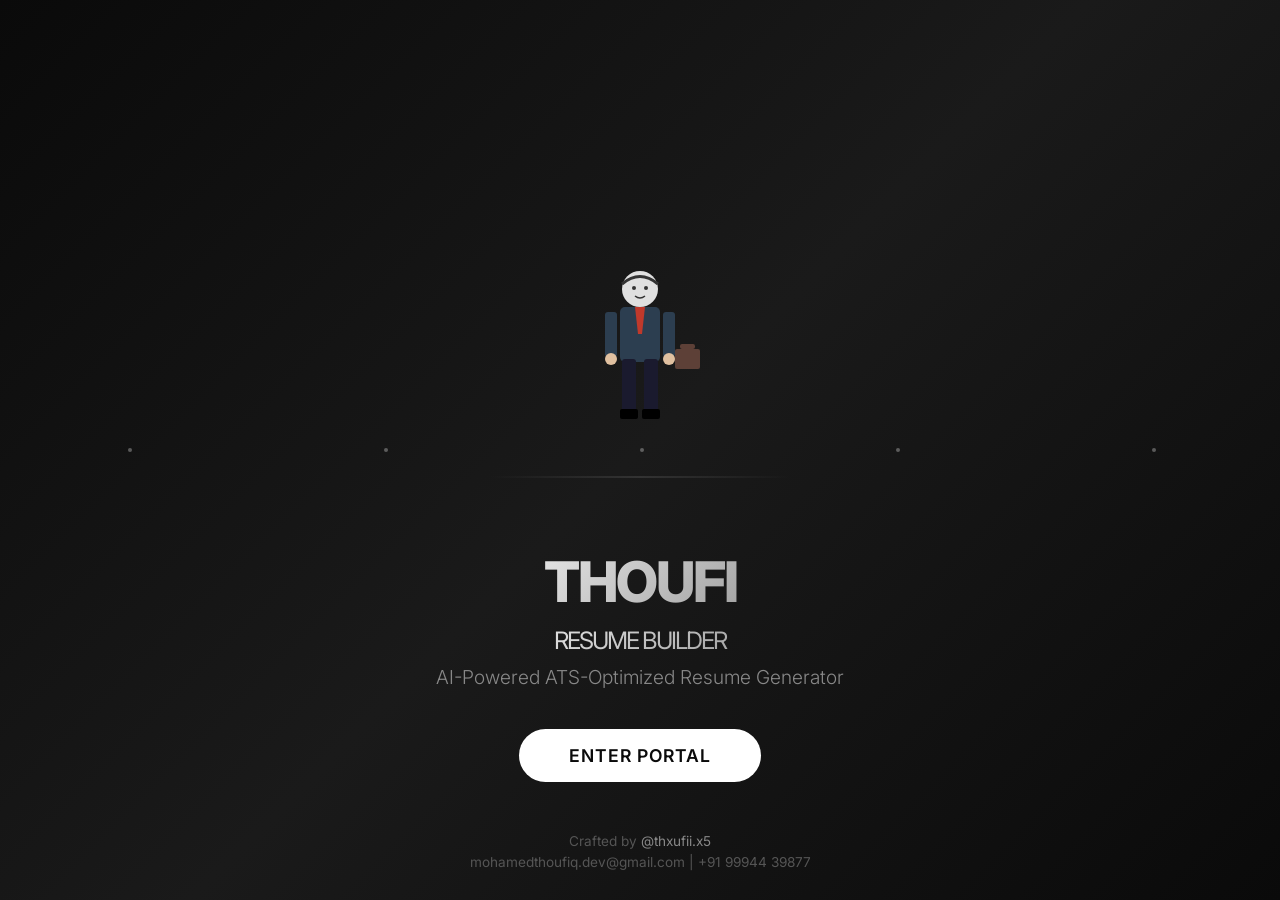
<file: templates/index.html>
<!DOCTYPE html>
<html lang="en">
<head>
    <meta charset="UTF-8">
    <meta name="viewport" content="width=device-width, initial-scale=1.0">
    <title>Thoufi Resume Builder - Welcome</title>
    <link href="https://fonts.googleapis.com/css2?family=Inter:wght@300;400;600;700;800&display=swap" rel="stylesheet">
    <style>
        * {
            margin: 0;
            padding: 0;
            box-sizing: border-box;
        }

        body {
            font-family: 'Inter', sans-serif;
            background: #0a0a0a;
            color: #ffffff;
            overflow: hidden;
            height: 100vh;
        }

        .intro-container {
            position: relative;
            width: 100%;
            height: 100vh;
            display: flex;
            flex-direction: column;
            align-items: center;
            justify-content: center;
            background: linear-gradient(135deg, #0a0a0a 0%, #1a1a1a 50%, #0a0a0a 100%);
        }

        /* Animated walking businessman */
        .walker-container {
            position: relative;
            width: 300px;
            height: 400px;
            margin-bottom: 30px;
        }

        .businessman {
            position: absolute;
            bottom: 50px;
            left: -100px;
            animation: walkRight 4s ease-in-out forwards, waveHand 0.5s ease-in-out 4s forwards;
        }

        @keyframes walkRight {
            0% { left: -100px; transform: scaleX(1); }
            100% { left: 50%; transform: translateX(-50%) scaleX(1); }
        }

        @keyframes waveHand {
            0% { transform: translateX(-50%) rotate(0deg); }
            50% { transform: translateX(-50%) rotate(-5deg); }
            100% { transform: translateX(-50%) rotate(0deg); }
        }

        /* SVG Businessman */
        .businessman svg {
            width: 120px;
            height: 200px;
        }

        /* Walking animation for legs */
        .leg-left {
            animation: walkLeg 0.6s ease-in-out infinite;
            transform-origin: top;
        }

        .leg-right {
            animation: walkLeg 0.6s ease-in-out infinite 0.3s;
            transform-origin: top;
        }

        @keyframes walkLeg {
            0%, 100% { transform: rotate(0deg); }
            50% { transform: rotate(15deg); }
        }

        /* Arm swing */
        .arm-left {
            animation: swingArm 0.6s ease-in-out infinite;
            transform-origin: top;
        }

        .arm-right {
            animation: swingArm 0.6s ease-in-out infinite 0.3s;
            transform-origin: top;
        }

        @keyframes swingArm {
            0%, 100% { transform: rotate(0deg); }
            50% { transform: rotate(-20deg); }
        }

        /* Ground line */
        .ground {
            position: absolute;
            bottom: 40px;
            width: 100%;
            height: 2px;
            background: linear-gradient(90deg, transparent, #333, transparent);
        }

        /* Title animation */
        .title-container {
            text-align: center;
            opacity: 0;
            animation: fadeInUp 1s ease-out 4.5s forwards;
        }

        .main-title {
            font-size: 3.5rem;
            font-weight: 800;
            background: linear-gradient(135deg, #ffffff 0%, #888888 100%);
            -webkit-background-clip: text;
            -webkit-text-fill-color: transparent;
            background-clip: text;
            margin-bottom: 10px;
            letter-spacing: -2px;
        }

        .sub-title {
            font-size: 1.2rem;
            color: #888;
            font-weight: 300;
            margin-bottom: 40px;
        }

        @keyframes fadeInUp {
            from {
                opacity: 0;
                transform: translateY(30px);
            }
            to {
                opacity: 1;
                transform: translateY(0);
            }
        }

        /* Enter button */
        .enter-btn {
            opacity: 0;
            animation: fadeInUp 1s ease-out 5.5s forwards;
            padding: 16px 50px;
            font-size: 1.1rem;
            font-weight: 600;
            color: #0a0a0a;
            background: #ffffff;
            border: none;
            border-radius: 50px;
            cursor: pointer;
            transition: all 0.3s ease;
            text-decoration: none;
            display: inline-block;
            letter-spacing: 1px;
        }

        .enter-btn:hover {
            transform: scale(1.05);
            box-shadow: 0 10px 40px rgba(255,255,255,0.2);
            background: #f0f0f0;
        }

        /* Floating particles */
        .particle {
            position: absolute;
            width: 4px;
            height: 4px;
            background: rgba(255,255,255,0.3);
            border-radius: 50%;
            animation: float 6s ease-in-out infinite;
        }

        @keyframes float {
            0%, 100% { transform: translateY(0) translateX(0); opacity: 0; }
            10% { opacity: 1; }
            90% { opacity: 1; }
            100% { transform: translateY(-100vh) translateX(50px); opacity: 0; }
        }

        /* Footer info */
        .footer-info {
            position: absolute;
            bottom: 30px;
            text-align: center;
            opacity: 0;
            animation: fadeInUp 1s ease-out 6s forwards;
            color: #555;
            font-size: 0.85rem;
        }

        .footer-info a {
            color: #888;
            text-decoration: none;
            transition: color 0.3s;
        }

        .footer-info a:hover {
            color: #fff;
        }

        /* Responsive */
        @media (max-width: 768px) {
            .main-title { font-size: 2.2rem; }
            .sub-title { font-size: 1rem; }
            .walker-container { width: 200px; height: 300px; }
        }
    </style>
</head>
<body>
    <div class="intro-container">
        <!-- Floating particles -->
        <div class="particle" style="left: 10%; animation-delay: 0s;"></div>
        <div class="particle" style="left: 30%; animation-delay: 1s;"></div>
        <div class="particle" style="left: 50%; animation-delay: 2s;"></div>
        <div class="particle" style="left: 70%; animation-delay: 3s;"></div>
        <div class="particle" style="left: 90%; animation-delay: 4s;"></div>

        <div class="walker-container">
            <div class="businessman" id="businessman">
                <svg viewBox="0 0 120 200" xmlns="http://www.w3.org/2000/svg">
                    <!-- Head -->
                    <circle cx="60" cy="25" r="18" fill="#e0e0e0"/>
                    <!-- Hair -->
                    <path d="M42 20 Q60 5 78 20" stroke="#333" stroke-width="3" fill="none"/>
                    <!-- Eyes -->
                    <circle cx="54" cy="24" r="2" fill="#333"/>
                    <circle cx="66" cy="24" r="2" fill="#333"/>
                    <!-- Smile -->
                    <path d="M55 32 Q60 36 65 32" stroke="#333" stroke-width="1.5" fill="none"/>
                    <!-- Body/Suit -->
                    <rect x="40" y="43" width="40" height="55" rx="5" fill="#2c3e50"/>
                    <!-- Tie -->
                    <polygon points="55,43 65,43 62,70 58,70" fill="#c0392b"/>
                    <!-- Left Arm -->
                    <g class="arm-left">
                        <rect x="25" y="48" width="12" height="45" rx="3" fill="#2c3e50"/>
                        <circle cx="31" cy="95" r="6" fill="#e0c0a0"/>
                    </g>
                    <!-- Right Arm -->
                    <g class="arm-right">
                        <rect x="83" y="48" width="12" height="45" rx="3" fill="#2c3e50"/>
                        <circle cx="89" cy="95" r="6" fill="#e0c0a0"/>
                    </g>
                    <!-- Left Leg -->
                    <g class="leg-left">
                        <rect x="42" y="95" width="14" height="55" rx="3" fill="#1a1a2e"/>
                        <rect x="40" y="145" width="18" height="10" rx="2" fill="#000"/>
                    </g>
                    <!-- Right Leg -->
                    <g class="leg-right">
                        <rect x="64" y="95" width="14" height="55" rx="3" fill="#1a1a2e"/>
                        <rect x="62" y="145" width="18" height="10" rx="2" fill="#000"/>
                    </g>
                    <!-- Briefcase -->
                    <rect x="95" y="85" width="25" height="20" rx="2" fill="#5d4037"/>
                    <rect x="100" y="80" width="15" height="5" rx="2" fill="#5d4037"/>
                </svg>
            </div>
            <div class="ground"></div>
        </div>

        <div class="title-container">
            <h1 class="main-title">THOUFI</h1>
            <h2 class="main-title" style="font-size: 1.5rem; font-weight: 400;">RESUME BUILDER</h2>
            <p class="sub-title">AI-Powered ATS-Optimized Resume Generator</p>
        </div>

        <a href="/login" class="enter-btn">ENTER PORTAL</a>

        <div class="footer-info">
            <p>Crafted by <a href="https://instagram.com/thxufii.x5" target="_blank">@thxufii.x5</a></p>
            <p style="margin-top: 5px;">mohamedthoufiq.dev@gmail.com | +91 99944 39877</p>
        </div>
    </div>

    <script>
        // Stop walking animation after reaching center
        setTimeout(() => {
            document.querySelectorAll('.leg-left, .leg-right, .arm-left, .arm-right').forEach(el => {
                el.style.animation = 'none';
            });

            // Wave hand animation
            const rightArm = document.querySelector('.arm-right');
            rightArm.style.animation = 'waveHandAnim 1s ease-in-out 3';
            rightArm.style.transformOrigin = 'top';
        }, 4000);

        // Add wave hand keyframe dynamically
        const style = document.createElement('style');
        style.textContent = `
            @keyframes waveHandAnim {
                0%, 100% { transform: rotate(0deg); }
                50% { transform: rotate(-30deg); }
            }
        `;
        document.head.appendChild(style);
    </script>
</body>
</html>
</file>
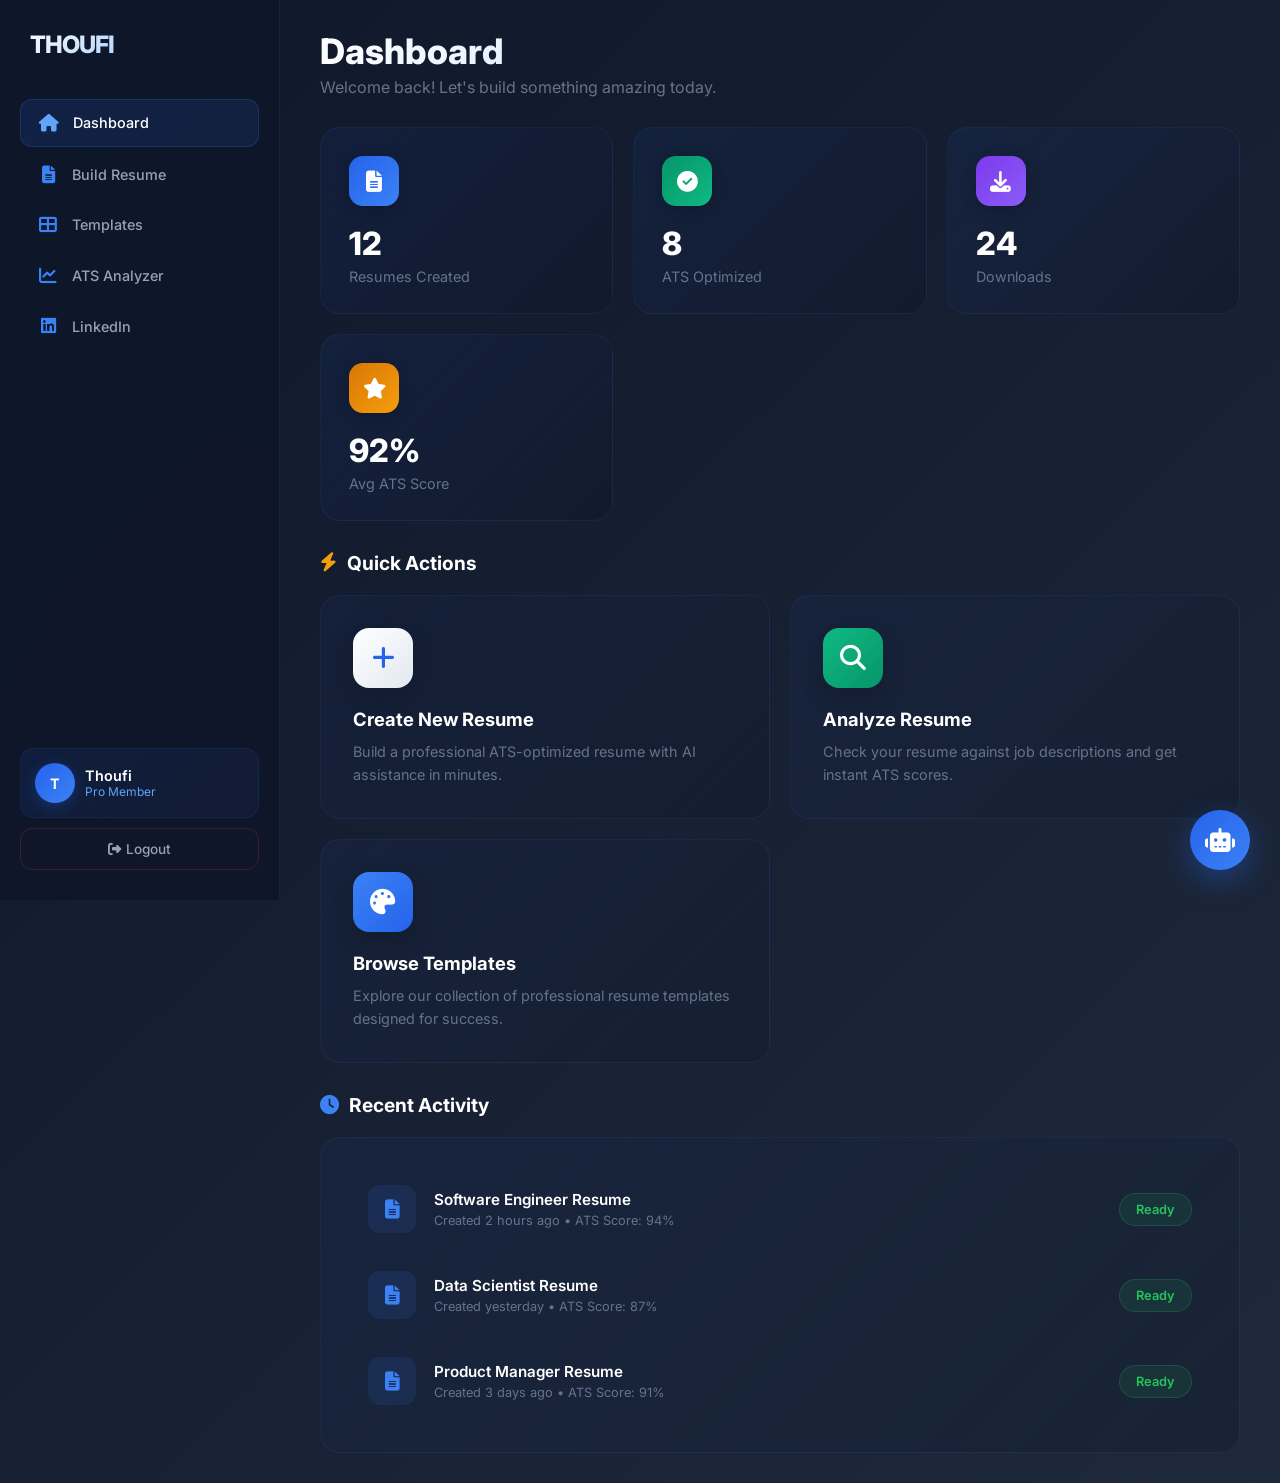
<file: templates/dashboard.html>
<!DOCTYPE html>
<html lang="en">
<head>
    <meta charset="UTF-8">
    <meta name="viewport" content="width=device-width, initial-scale=1.0">
    <title>Dashboard - Thoufi Resume Builder</title>
    <link href="https://fonts.googleapis.com/css2?family=Inter:wght@300;400;500;600;700;800&display=swap" rel="stylesheet">
    <link rel="stylesheet" href="https://cdnjs.cloudflare.com/ajax/libs/font-awesome/6.4.0/css/all.min.css">
    <style>
        * {
            margin: 0;
            padding: 0;
            box-sizing: border-box;
        }

        body {
            font-family: 'Inter', sans-serif;
            background: linear-gradient(135deg, #0f172a 0%, #1e293b 100%);
            color: #fff;
            min-height: 100vh;
        }

        /* Sidebar */
        .sidebar {
            position: fixed;
            left: 0;
            top: 0;
            width: 280px;
            height: 100vh;
            background: rgba(15, 23, 42, 0.95);
            border-right: 1px solid rgba(59, 130, 246, 0.1);
            padding: 30px 20px;
            z-index: 100;
            transition: all 0.3s ease;
            backdrop-filter: blur(20px);
        }

        .sidebar-logo {
            font-size: 1.5rem;
            font-weight: 800;
            margin-bottom: 40px;
            padding-left: 10px;
            letter-spacing: -1px;
            background: linear-gradient(135deg, #fff 0%, #60a5fa 100%);
            -webkit-background-clip: text;
            -webkit-text-fill-color: transparent;
            background-clip: text;
        }

        .nav-item {
            display: flex;
            align-items: center;
            gap: 12px;
            padding: 14px 16px;
            border-radius: 12px;
            color: #94a3b8;
            text-decoration: none;
            font-size: 0.9rem;
            font-weight: 500;
            margin-bottom: 5px;
            transition: all 0.3s ease;
            cursor: pointer;
            border: none;
            background: none;
            width: 100%;
            text-align: left;
            font-family: 'Inter', sans-serif;
        }

        .nav-item:hover, .nav-item.active {
            background: linear-gradient(135deg, rgba(37, 99, 235, 0.15) 0%, rgba(59, 130, 246, 0.1) 100%);
            color: #fff;
            border: 1px solid rgba(59, 130, 246, 0.2);
        }

        .nav-item i {
            font-size: 1.1rem;
            width: 24px;
            text-align: center;
            color: #3b82f6;
        }

        .nav-item:hover i, .nav-item.active i {
            color: #60a5fa;
        }

        .sidebar-footer {
            position: absolute;
            bottom: 30px;
            left: 20px;
            right: 20px;
        }

        .user-info {
            display: flex;
            align-items: center;
            gap: 10px;
            padding: 14px;
            background: linear-gradient(135deg, rgba(37, 99, 235, 0.1) 0%, rgba(59, 130, 246, 0.05) 100%);
            border-radius: 14px;
            margin-bottom: 10px;
            border: 1px solid rgba(59, 130, 246, 0.1);
        }

        .user-avatar {
            width: 40px;
            height: 40px;
            background: linear-gradient(135deg, #2563eb, #3b82f6);
            border-radius: 50%;
            display: flex;
            align-items: center;
            justify-content: center;
            font-weight: 700;
            color: #fff;
            font-size: 0.9rem;
            box-shadow: 0 4px 15px rgba(37, 99, 235, 0.3);
        }

        .user-details {
            flex: 1;
        }

        .user-name {
            font-size: 0.9rem;
            font-weight: 600;
            color: #fff;
        }

        .user-role {
            font-size: 0.75rem;
            color: #60a5fa;
        }

        .logout-btn {
            width: 100%;
            padding: 12px;
            background: transparent;
            border: 1px solid rgba(239, 68, 68, 0.2);
            color: #94a3b8;
            border-radius: 12px;
            cursor: pointer;
            font-size: 0.85rem;
            transition: all 0.3s;
            font-family: 'Inter', sans-serif;
            font-weight: 500;
        }

        .logout-btn:hover {
            border-color: rgba(239, 68, 68, 0.5);
            color: #ef4444;
            background: rgba(239, 68, 68, 0.05);
        }

        /* Main Content */
        .main-content {
            margin-left: 280px;
            padding: 30px 40px;
            min-height: 100vh;
        }

        .page-header {
            margin-bottom: 30px;
        }

        .page-header h1 {
            font-size: 2.2rem;
            font-weight: 800;
            margin-bottom: 5px;
            background: linear-gradient(135deg, #fff 0%, #93c5fd 100%);
            -webkit-background-clip: text;
            -webkit-text-fill-color: transparent;
            background-clip: text;
        }

        .page-header p {
            color: #64748b;
            font-size: 1rem;
        }

        /* Stats Cards */
        .stats-grid {
            display: grid;
            grid-template-columns: repeat(auto-fit, minmax(240px, 1fr));
            gap: 20px;
            margin-bottom: 30px;
        }

        .stat-card {
            background: linear-gradient(135deg, rgba(37, 99, 235, 0.08) 0%, rgba(15, 23, 42, 0.5) 100%);
            border: 1px solid rgba(59, 130, 246, 0.1);
            border-radius: 20px;
            padding: 28px;
            transition: all 0.3s ease;
            position: relative;
            overflow: hidden;
        }

        .stat-card::before {
            content: '';
            position: absolute;
            top: 0;
            left: 0;
            width: 100%;
            height: 3px;
            background: linear-gradient(90deg, #2563eb, #3b82f6);
            opacity: 0;
            transition: opacity 0.3s;
        }

        .stat-card:hover {
            transform: translateY(-5px);
            border-color: rgba(59, 130, 246, 0.3);
            box-shadow: 0 20px 40px rgba(37, 99, 235, 0.1);
        }

        .stat-card:hover::before {
            opacity: 1;
        }

        .stat-icon {
            width: 50px;
            height: 50px;
            border-radius: 14px;
            display: flex;
            align-items: center;
            justify-content: center;
            font-size: 1.3rem;
            margin-bottom: 18px;
            box-shadow: 0 4px 15px rgba(0,0,0,0.2);
        }

        .stat-icon.blue { background: linear-gradient(135deg, #2563eb, #3b82f6); color: #fff; }
        .stat-icon.green { background: linear-gradient(135deg, #059669, #10b981); color: #fff; }
        .stat-icon.purple { background: linear-gradient(135deg, #7c3aed, #8b5cf6); color: #fff; }
        .stat-icon.orange { background: linear-gradient(135deg, #d97706, #f59e0b); color: #fff; }

        .stat-value {
            font-size: 2rem;
            font-weight: 800;
            margin-bottom: 5px;
            color: #fff;
        }

        .stat-label {
            font-size: 0.9rem;
            color: #64748b;
        }

        /* Quick Actions */
        .section-title {
            font-size: 1.2rem;
            font-weight: 700;
            margin-bottom: 20px;
            display: flex;
            align-items: center;
            gap: 10px;
            color: #fff;
        }

        .actions-grid {
            display: grid;
            grid-template-columns: repeat(auto-fit, minmax(300px, 1fr));
            gap: 20px;
            margin-bottom: 30px;
        }

        .action-card {
            background: linear-gradient(135deg, rgba(37, 99, 235, 0.05) 0%, rgba(15, 23, 42, 0.3) 100%);
            border: 1px solid rgba(59, 130, 246, 0.1);
            border-radius: 20px;
            padding: 32px;
            cursor: pointer;
            transition: all 0.3s ease;
            text-decoration: none;
            color: inherit;
            display: block;
            position: relative;
            overflow: hidden;
        }

        .action-card::before {
            content: '';
            position: absolute;
            top: 0;
            left: 0;
            width: 100%;
            height: 100%;
            background: linear-gradient(135deg, rgba(37, 99, 235, 0.05) 0%, transparent 100%);
            opacity: 0;
            transition: opacity 0.3s;
        }

        .action-card:hover::before {
            opacity: 1;
        }

        .action-card:hover {
            transform: translateY(-5px);
            border-color: rgba(59, 130, 246, 0.3);
            box-shadow: 0 25px 50px rgba(37, 99, 235, 0.15);
        }

        .action-icon {
            width: 60px;
            height: 60px;
            border-radius: 16px;
            display: flex;
            align-items: center;
            justify-content: center;
            font-size: 1.6rem;
            margin-bottom: 20px;
            box-shadow: 0 8px 25px rgba(0,0,0,0.2);
        }

        .action-icon.primary { background: linear-gradient(135deg, #fff, #e2e8f0); color: #2563eb; }
        .action-icon.success { background: linear-gradient(135deg, #10b981, #059669); color: #fff; }
        .action-icon.info { background: linear-gradient(135deg, #3b82f6, #2563eb); color: #fff; }

        .action-title {
            font-size: 1.15rem;
            font-weight: 700;
            margin-bottom: 10px;
            color: #fff;
        }

        .action-desc {
            font-size: 0.9rem;
            color: #64748b;
            line-height: 1.6;
        }

        /* Recent Resumes */
        .recent-section {
            background: linear-gradient(135deg, rgba(37, 99, 235, 0.05) 0%, rgba(15, 23, 42, 0.3) 100%);
            border: 1px solid rgba(59, 130, 246, 0.1);
            border-radius: 20px;
            padding: 28px;
        }

        .recent-item {
            display: flex;
            align-items: center;
            padding: 18px;
            border-radius: 14px;
            transition: all 0.3s;
            cursor: pointer;
            border: 1px solid transparent;
        }

        .recent-item:hover {
            background: rgba(37, 99, 235, 0.05);
            border-color: rgba(59, 130, 246, 0.15);
        }

        .recent-icon {
            width: 48px;
            height: 48px;
            background: linear-gradient(135deg, rgba(37, 99, 235, 0.15), rgba(59, 130, 246, 0.1));
            border-radius: 12px;
            display: flex;
            align-items: center;
            justify-content: center;
            margin-right: 18px;
            font-size: 1.2rem;
            color: #3b82f6;
        }

        .recent-info {
            flex: 1;
        }

        .recent-title {
            font-size: 0.95rem;
            font-weight: 600;
            margin-bottom: 4px;
            color: #fff;
        }

        .recent-meta {
            font-size: 0.8rem;
            color: #64748b;
        }

        .recent-status {
            padding: 8px 16px;
            border-radius: 20px;
            font-size: 0.8rem;
            font-weight: 600;
        }

        .recent-status.ready {
            background: rgba(34, 197, 94, 0.1);
            color: #22c55e;
            border: 1px solid rgba(34, 197, 94, 0.2);
        }

        /* Mobile menu toggle */
        .mobile-toggle {
            display: none;
            position: fixed;
            top: 20px;
            left: 20px;
            z-index: 200;
            background: linear-gradient(135deg, #2563eb, #3b82f6);
            border: none;
            color: #fff;
            width: 48px;
            height: 48px;
            border-radius: 14px;
            cursor: pointer;
            font-size: 1.2rem;
            box-shadow: 0 8px 25px rgba(37, 99, 235, 0.3);
        }

        /* AI Chat Widget */
        .ai-chat-widget {
            position: fixed;
            bottom: 30px;
            right: 30px;
            z-index: 1000;
        }

        .ai-chat-btn {
            width: 60px;
            height: 60px;
            border-radius: 50%;
            background: linear-gradient(135deg, #2563eb, #3b82f6);
            border: none;
            color: #fff;
            font-size: 1.5rem;
            cursor: pointer;
            box-shadow: 0 10px 30px rgba(37, 99, 235, 0.4);
            transition: all 0.3s;
            display: flex;
            align-items: center;
            justify-content: center;
        }

        .ai-chat-btn:hover {
            transform: scale(1.1);
            box-shadow: 0 15px 40px rgba(37, 99, 235, 0.5);
        }

        .ai-chat-panel {
            position: fixed;
            bottom: 100px;
            right: 30px;
            width: 380px;
            height: 500px;
            background: linear-gradient(180deg, #0f172a 0%, #1e293b 100%);
            border: 1px solid rgba(59, 130, 246, 0.2);
            border-radius: 24px;
            display: none;
            flex-direction: column;
            overflow: hidden;
            box-shadow: 0 25px 50px rgba(0, 0, 0, 0.5);
            z-index: 1000;
        }

        .ai-chat-panel.active {
            display: flex;
        }

        .ai-chat-header {
            padding: 20px;
            background: linear-gradient(135deg, #2563eb, #3b82f6);
            display: flex;
            align-items: center;
            gap: 12px;
        }

        .ai-chat-avatar {
            width: 40px;
            height: 40px;
            background: #fff;
            border-radius: 50%;
            display: flex;
            align-items: center;
            justify-content: center;
            font-size: 1.2rem;
        }

        .ai-chat-title {
            flex: 1;
        }

        .ai-chat-title h4 {
            font-size: 1rem;
            font-weight: 700;
        }

        .ai-chat-title p {
            font-size: 0.75rem;
            opacity: 0.8;
        }

        .ai-chat-close {
            background: none;
            border: none;
            color: #fff;
            font-size: 1.2rem;
            cursor: pointer;
        }

        .ai-chat-messages {
            flex: 1;
            padding: 20px;
            overflow-y: auto;
            display: flex;
            flex-direction: column;
            gap: 12px;
        }

        .ai-chat-messages::-webkit-scrollbar {
            width: 6px;
        }

        .ai-chat-messages::-webkit-scrollbar-track {
            background: transparent;
        }

        .ai-chat-messages::-webkit-scrollbar-thumb {
            background: rgba(59, 130, 246, 0.3);
            border-radius: 3px;
        }

        .chat-message {
            max-width: 85%;
            padding: 12px 16px;
            border-radius: 16px;
            font-size: 0.85rem;
            line-height: 1.5;
            animation: messageSlide 0.3s ease-out;
        }

        @keyframes messageSlide {
            from { opacity: 0; transform: translateY(10px); }
            to { opacity: 1; transform: translateY(0); }
        }

        .chat-message.user {
            align-self: flex-end;
            background: linear-gradient(135deg, #2563eb, #3b82f6);
            color: #fff;
            border-bottom-right-radius: 4px;
        }

        .chat-message.ai {
            align-self: flex-start;
            background: rgba(59, 130, 246, 0.1);
            color: #e2e8f0;
            border: 1px solid rgba(59, 130, 246, 0.15);
            border-bottom-left-radius: 4px;
        }

        .chat-message.ai .ai-label {
            font-size: 0.7rem;
            color: #60a5fa;
            font-weight: 600;
            margin-bottom: 4px;
        }

        .ai-chat-input-area {
            padding: 15px 20px;
            border-top: 1px solid rgba(59, 130, 246, 0.1);
            display: flex;
            gap: 10px;
        }

        .ai-chat-input {
            flex: 1;
            padding: 12px 16px;
            background: rgba(255, 255, 255, 0.05);
            border: 1px solid rgba(59, 130, 246, 0.15);
            border-radius: 12px;
            color: #fff;
            font-size: 0.9rem;
            outline: none;
            font-family: 'Inter', sans-serif;
        }

        .ai-chat-input:focus {
            border-color: #3b82f6;
            background: rgba(255, 255, 255, 0.08);
        }

        .ai-chat-input::placeholder {
            color: #475569;
        }

        .ai-chat-send {
            width: 44px;
            height: 44px;
            border-radius: 12px;
            background: linear-gradient(135deg, #2563eb, #3b82f6);
            border: none;
            color: #fff;
            cursor: pointer;
            transition: all 0.3s;
            display: flex;
            align-items: center;
            justify-content: center;
        }

        .ai-chat-send:hover {
            transform: scale(1.05);
        }

        .ai-chat-send:disabled {
            opacity: 0.5;
            cursor: not-allowed;
        }

        .typing-indicator {
            display: flex;
            gap: 4px;
            padding: 12px 16px;
            align-self: flex-start;
        }

        .typing-dot {
            width: 8px;
            height: 8px;
            background: #3b82f6;
            border-radius: 50%;
            animation: typingBounce 1.4s ease-in-out infinite;
        }

        .typing-dot:nth-child(2) { animation-delay: 0.2s; }
        .typing-dot:nth-child(3) { animation-delay: 0.4s; }

        @keyframes typingBounce {
            0%, 60%, 100% { transform: translateY(0); }
            30% { transform: translateY(-10px); }
        }

        /* Responsive */
        @media (max-width: 768px) {
            .sidebar {
                transform: translateX(-100%);
            }
            .sidebar.open {
                transform: translateX(0);
            }
            .main-content {
                margin-left: 0;
                padding: 80px 20px 20px;
            }
            .mobile-toggle {
                display: block;
            }
            .stats-grid, .actions-grid {
                grid-template-columns: 1fr;
            }
            .ai-chat-panel {
                width: calc(100% - 40px);
                right: 20px;
            }
        }

        /* Animations */
        @keyframes fadeIn {
            from { opacity: 0; transform: translateY(20px); }
            to { opacity: 1; transform: translateY(0); }
        }

        .animate-in {
            animation: fadeIn 0.6s ease-out forwards;
        }
    </style>
</head>
<body>
    <button class="mobile-toggle" onclick="toggleSidebar()">
        <i class="fas fa-bars"></i>
    </button>

    <aside class="sidebar" id="sidebar">
        <div class="sidebar-logo">THOUFI</div>

        <nav>
            <a href="/dashboard" class="nav-item active">
                <i class="fas fa-home"></i>
                <span>Dashboard</span>
            </a>
            <a href="/builder" class="nav-item">
                <i class="fas fa-file-alt"></i>
                <span>Build Resume</span>
            </a>
            <a href="/gallery" class="nav-item">
                <i class="fas fa-th-large"></i>
                <span>Templates</span>
            </a>
            <a href="/builder?tab=analyze" class="nav-item">
                <i class="fas fa-chart-line"></i>
                <span>ATS Analyzer</span>
            </a>
            <a href="https://linkedin.com" target="_blank" class="nav-item">
                <i class="fab fa-linkedin"></i>
                <span>LinkedIn</span>
            </a>
        </nav>

        <div class="sidebar-footer">
            <div class="user-info">
                <div class="user-avatar">T</div>
                <div class="user-details">
                    <div class="user-name">Thoufi</div>
                    <div class="user-role">Pro Member</div>
                </div>
            </div>
            <button class="logout-btn" onclick="logout()">
                <i class="fas fa-sign-out-alt"></i> Logout
            </button>
        </div>
    </aside>

    <main class="main-content">
        <div class="page-header animate-in">
            <h1>Dashboard</h1>
            <p>Welcome back! Let's build something amazing today.</p>
        </div>

        <div class="stats-grid">
            <div class="stat-card animate-in" style="animation-delay: 0.1s">
                <div class="stat-icon blue"><i class="fas fa-file-alt"></i></div>
                <div class="stat-value">12</div>
                <div class="stat-label">Resumes Created</div>
            </div>
            <div class="stat-card animate-in" style="animation-delay: 0.2s">
                <div class="stat-icon green"><i class="fas fa-check-circle"></i></div>
                <div class="stat-value">8</div>
                <div class="stat-label">ATS Optimized</div>
            </div>
            <div class="stat-card animate-in" style="animation-delay: 0.3s">
                <div class="stat-icon purple"><i class="fas fa-download"></i></div>
                <div class="stat-value">24</div>
                <div class="stat-label">Downloads</div>
            </div>
            <div class="stat-card animate-in" style="animation-delay: 0.4s">
                <div class="stat-icon orange"><i class="fas fa-star"></i></div>
                <div class="stat-value">92%</div>
                <div class="stat-label">Avg ATS Score</div>
            </div>
        </div>

        <h2 class="section-title animate-in" style="animation-delay: 0.5s">
            <i class="fas fa-bolt" style="color: #f59e0b;"></i>
            Quick Actions
        </h2>

        <div class="actions-grid">
            <a href="/builder" class="action-card animate-in" style="animation-delay: 0.6s">
                <div class="action-icon primary"><i class="fas fa-plus"></i></div>
                <div class="action-title">Create New Resume</div>
                <div class="action-desc">Build a professional ATS-optimized resume with AI assistance in minutes.</div>
            </a>

            <a href="/builder?tab=analyze" class="action-card animate-in" style="animation-delay: 0.7s">
                <div class="action-icon success"><i class="fas fa-search"></i></div>
                <div class="action-title">Analyze Resume</div>
                <div class="action-desc">Check your resume against job descriptions and get instant ATS scores.</div>
            </a>

            <a href="/gallery" class="action-card animate-in" style="animation-delay: 0.8s">
                <div class="action-icon info"><i class="fas fa-palette"></i></div>
                <div class="action-title">Browse Templates</div>
                <div class="action-desc">Explore our collection of professional resume templates designed for success.</div>
            </a>
        </div>

        <h2 class="section-title animate-in" style="animation-delay: 0.9s">
            <i class="fas fa-clock" style="color: #3b82f6;"></i>
            Recent Activity
        </h2>

        <div class="recent-section animate-in" style="animation-delay: 1s">
            <div class="recent-item">
                <div class="recent-icon"><i class="fas fa-file-alt"></i></div>
                <div class="recent-info">
                    <div class="recent-title">Software Engineer Resume</div>
                    <div class="recent-meta">Created 2 hours ago • ATS Score: 94%</div>
                </div>
                <span class="recent-status ready">Ready</span>
            </div>
            <div class="recent-item">
                <div class="recent-icon"><i class="fas fa-file-alt"></i></div>
                <div class="recent-info">
                    <div class="recent-title">Data Scientist Resume</div>
                    <div class="recent-meta">Created yesterday • ATS Score: 87%</div>
                </div>
                <span class="recent-status ready">Ready</span>
            </div>
            <div class="recent-item">
                <div class="recent-icon"><i class="fas fa-file-alt"></i></div>
                <div class="recent-info">
                    <div class="recent-title">Product Manager Resume</div>
                    <div class="recent-meta">Created 3 days ago • ATS Score: 91%</div>
                </div>
                <span class="recent-status ready">Ready</span>
            </div>
        </div>
    </main>

    <!-- AI Chat Widget -->
    <div class="ai-chat-widget">
        <button class="ai-chat-btn" onclick="toggleChat()">
            <i class="fas fa-robot"></i>
        </button>
    </div>

    <div class="ai-chat-panel" id="aiChatPanel">
        <div class="ai-chat-header">
            <div class="ai-chat-avatar">
                <i class="fas fa-robot" style="color: #2563eb;"></i>
            </div>
            <div class="ai-chat-title">
                <h4>Thoufi AI Assistant</h4>
                <p>Powered by OpenAI GPT-4</p>
            </div>
            <button class="ai-chat-close" onclick="toggleChat()">
                <i class="fas fa-times"></i>
            </button>
        </div>
        <div class="ai-chat-messages" id="chatMessages">
            <div class="chat-message ai">
                <div class="ai-label"><i class="fas fa-robot"></i> Thoufi AI</div>
                Hello! I'm your AI Resume Assistant. I can help you create the perfect resume, optimize it for ATS, and answer any career questions. What would you like to do today?
            </div>
        </div>
        <div class="ai-chat-input-area">
            <input type="text" class="ai-chat-input" id="chatInput" placeholder="Ask me anything about resumes..." onkeypress="if(event.key==='Enter')sendMessage()">
            <button class="ai-chat-send" id="chatSendBtn" onclick="sendMessage()">
                <i class="fas fa-paper-plane"></i>
            </button>
        </div>
    </div>

    <script>
        function toggleSidebar() {
            document.getElementById('sidebar').classList.toggle('open');
        }

        function logout() {
            window.location.href = '/logout';
        }

        function toggleChat() {
            document.getElementById('aiChatPanel').classList.toggle('active');
        }

        async function sendMessage() {
            const input = document.getElementById('chatInput');
            const messagesContainer = document.getElementById('chatMessages');
            const sendBtn = document.getElementById('chatSendBtn');
            const message = input.value.trim();

            if (!message) return;

            // Add user message
            const userMsg = document.createElement('div');
            userMsg.className = 'chat-message user';
            userMsg.textContent = message;
            messagesContainer.appendChild(userMsg);
            messagesContainer.scrollTop = messagesContainer.scrollHeight;

            input.value = '';
            sendBtn.disabled = true;

            // Show typing indicator
            const typingIndicator = document.createElement('div');
            typingIndicator.className = 'typing-indicator';
            typingIndicator.id = 'typingIndicator';
            typingIndicator.innerHTML = `
                <div class="typing-dot"></div>
                <div class="typing-dot"></div>
                <div class="typing-dot"></div>
            `;
            messagesContainer.appendChild(typingIndicator);
            messagesContainer.scrollTop = messagesContainer.scrollHeight;

            try {
                const response = await fetch('/api/ai-chat', {
                    method: 'POST',
                    headers: { 'Content-Type': 'application/json' },
                    body: JSON.stringify({ message: message })
                });

                const data = await response.json();

                // Remove typing indicator
                document.getElementById('typingIndicator').remove();

                // Add AI response
                const aiMsg = document.createElement('div');
                aiMsg.className = 'chat-message ai';
                aiMsg.innerHTML = `<div class="ai-label"><i class="fas fa-robot"></i> Thoufi AI</div>${data.response}`;
                messagesContainer.appendChild(aiMsg);
                messagesContainer.scrollTop = messagesContainer.scrollHeight;
            } catch (err) {
                document.getElementById('typingIndicator').remove();

                const aiMsg = document.createElement('div');
                aiMsg.className = 'chat-message ai';
                aiMsg.innerHTML = `<div class="ai-label"><i class="fas fa-robot"></i> Thoufi AI</div>I'm here to help with your resume! Try asking about resume tips, ATS optimization, or career advice.`;
                messagesContainer.appendChild(aiMsg);
                messagesContainer.scrollTop = messagesContainer.scrollHeight;
            }

            sendBtn.disabled = false;
        }
    </script>
</body>
</html>
</file>
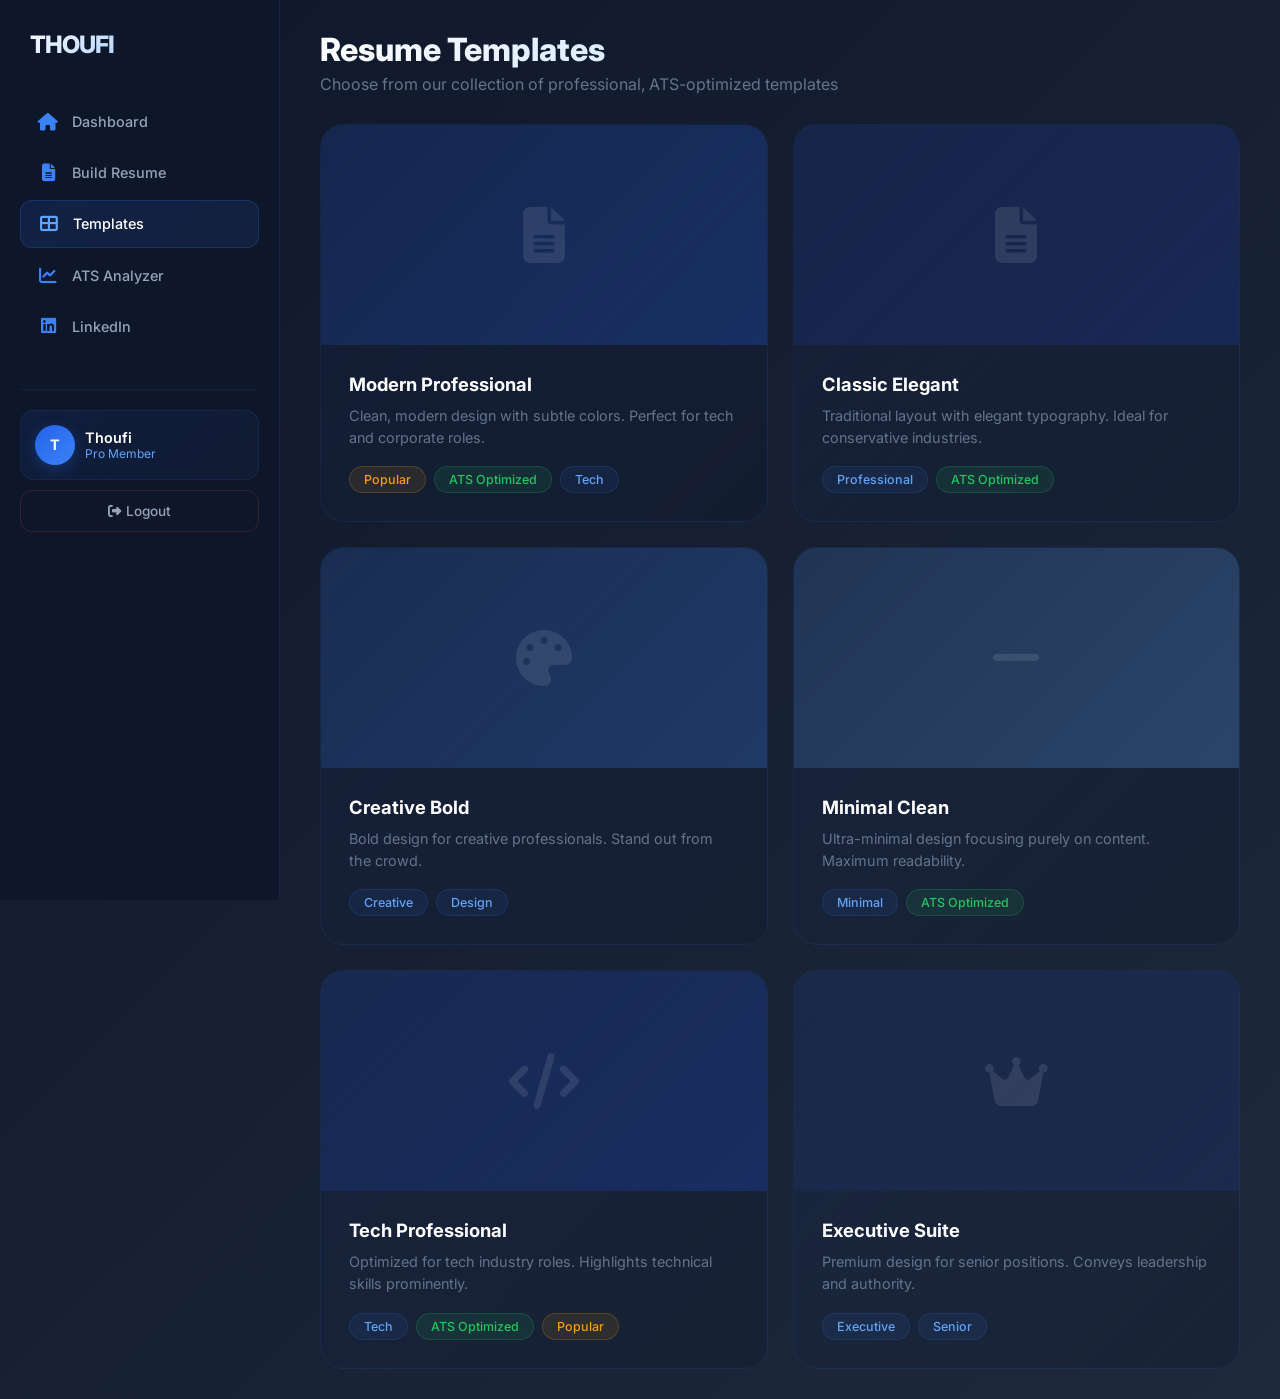
<file: templates/gallery.html>
<!DOCTYPE html>
<html lang="en">
<head>
    <meta charset="UTF-8">
    <meta name="viewport" content="width=device-width, initial-scale=1.0">
    <title>Templates - Thoufi Resume Builder</title>
    <link href="https://fonts.googleapis.com/css2?family=Inter:wght@300;400;500;600;700;800&display=swap" rel="stylesheet">
    <link rel="stylesheet" href="https://cdnjs.cloudflare.com/ajax/libs/font-awesome/6.4.0/css/all.min.css">
    <style>
        * {
            margin: 0;
            padding: 0;
            box-sizing: border-box;
        }

        body {
            font-family: 'Inter', sans-serif;
            background: linear-gradient(135deg, #0f172a 0%, #1e293b 100%);
            color: #fff;
            min-height: 100vh;
        }

        .sidebar {
            position: fixed;
            left: 0;
            top: 0;
            width: 280px;
            height: 100vh;
            background: rgba(15, 23, 42, 0.95);
            border-right: 1px solid rgba(59, 130, 246, 0.1);
            padding: 30px 20px;
            z-index: 100;
            overflow-y: auto;
            backdrop-filter: blur(20px);
        }

        .sidebar-logo {
            font-size: 1.5rem;
            font-weight: 800;
            margin-bottom: 40px;
            padding-left: 10px;
            letter-spacing: -1px;
            background: linear-gradient(135deg, #fff 0%, #60a5fa 100%);
            -webkit-background-clip: text;
            -webkit-text-fill-color: transparent;
            background-clip: text;
        }

        .nav-item {
            display: flex;
            align-items: center;
            gap: 12px;
            padding: 14px 16px;
            border-radius: 12px;
            color: #94a3b8;
            text-decoration: none;
            font-size: 0.9rem;
            font-weight: 500;
            margin-bottom: 5px;
            transition: all 0.3s ease;
            cursor: pointer;
            border: none;
            background: none;
            width: 100%;
            text-align: left;
            font-family: 'Inter', sans-serif;
        }

        .nav-item:hover, .nav-item.active {
            background: linear-gradient(135deg, rgba(37, 99, 235, 0.15) 0%, rgba(59, 130, 246, 0.1) 100%);
            color: #fff;
            border: 1px solid rgba(59, 130, 246, 0.2);
        }

        .nav-item i {
            font-size: 1.1rem;
            width: 24px;
            text-align: center;
            color: #3b82f6;
        }

        .nav-item:hover i, .nav-item.active i {
            color: #60a5fa;
        }

        .sidebar-footer {
            margin-top: 40px;
            padding-top: 20px;
            border-top: 1px solid rgba(59, 130, 246, 0.1);
        }

        .user-info {
            display: flex;
            align-items: center;
            gap: 10px;
            padding: 14px;
            background: linear-gradient(135deg, rgba(37, 99, 235, 0.1) 0%, rgba(59, 130, 246, 0.05) 100%);
            border-radius: 14px;
            margin-bottom: 10px;
            border: 1px solid rgba(59, 130, 246, 0.1);
        }

        .user-avatar {
            width: 40px;
            height: 40px;
            background: linear-gradient(135deg, #2563eb, #3b82f6);
            border-radius: 50%;
            display: flex;
            align-items: center;
            justify-content: center;
            font-weight: 700;
            color: #fff;
            font-size: 0.9rem;
            box-shadow: 0 4px 15px rgba(37, 99, 235, 0.3);
        }

        .user-details {
            flex: 1;
        }

        .user-name {
            font-size: 0.9rem;
            font-weight: 600;
            color: #fff;
        }

        .user-role {
            font-size: 0.75rem;
            color: #60a5fa;
        }

        .logout-btn {
            width: 100%;
            padding: 12px;
            background: transparent;
            border: 1px solid rgba(239, 68, 68, 0.2);
            color: #94a3b8;
            border-radius: 12px;
            cursor: pointer;
            font-size: 0.85rem;
            transition: all 0.3s;
            font-family: 'Inter', sans-serif;
            font-weight: 500;
        }

        .logout-btn:hover {
            border-color: rgba(239, 68, 68, 0.5);
            color: #ef4444;
            background: rgba(239, 68, 68, 0.05);
        }

        .main-content {
            margin-left: 280px;
            padding: 30px 40px;
            min-height: 100vh;
        }

        .page-header {
            margin-bottom: 30px;
        }

        .page-header h1 {
            font-size: 2rem;
            font-weight: 800;
            margin-bottom: 5px;
            background: linear-gradient(135deg, #fff 0%, #93c5fd 100%);
            -webkit-background-clip: text;
            -webkit-text-fill-color: transparent;
            background-clip: text;
        }

        .page-header p {
            color: #64748b;
            font-size: 1rem;
        }

        .templates-grid {
            display: grid;
            grid-template-columns: repeat(auto-fill, minmax(320px, 1fr));
            gap: 25px;
        }

        .template-card {
            background: linear-gradient(135deg, rgba(37, 99, 235, 0.05) 0%, rgba(15, 23, 42, 0.3) 100%);
            border: 1px solid rgba(59, 130, 246, 0.1);
            border-radius: 24px;
            overflow: hidden;
            transition: all 0.4s ease;
            cursor: pointer;
            position: relative;
        }

        .template-card:hover {
            transform: translateY(-8px);
            border-color: rgba(59, 130, 246, 0.3);
            box-shadow: 0 25px 50px rgba(37, 99, 235, 0.15);
        }

        .template-preview {
            height: 220px;
            position: relative;
            overflow: hidden;
            display: flex;
            align-items: center;
            justify-content: center;
        }

        .template-preview-bg {
            width: 100%;
            height: 100%;
            display: flex;
            align-items: center;
            justify-content: center;
            font-size: 3.5rem;
            color: rgba(255,255,255,0.1);
        }

        .template-overlay {
            position: absolute;
            top: 0;
            left: 0;
            width: 100%;
            height: 100%;
            background: rgba(15, 23, 42, 0.85);
            display: flex;
            align-items: center;
            justify-content: center;
            opacity: 0;
            transition: all 0.3s;
            backdrop-filter: blur(5px);
        }

        .template-card:hover .template-overlay {
            opacity: 1;
        }

        .use-template-btn {
            padding: 14px 35px;
            background: linear-gradient(135deg, #2563eb, #3b82f6);
            color: #fff;
            border: none;
            border-radius: 12px;
            font-weight: 600;
            cursor: pointer;
            font-family: 'Inter', sans-serif;
            transition: all 0.3s;
            font-size: 0.95rem;
            box-shadow: 0 8px 25px rgba(37, 99, 235, 0.3);
        }

        .use-template-btn:hover {
            transform: scale(1.05);
            box-shadow: 0 12px 35px rgba(37, 99, 235, 0.4);
        }

        .template-info {
            padding: 28px;
        }

        .template-name {
            font-size: 1.15rem;
            font-weight: 700;
            margin-bottom: 10px;
            color: #fff;
        }

        .template-desc {
            font-size: 0.9rem;
            color: #64748b;
            margin-bottom: 18px;
            line-height: 1.5;
        }

        .template-tags {
            display: flex;
            gap: 8px;
            flex-wrap: wrap;
        }

        .template-tag {
            padding: 5px 14px;
            background: rgba(59, 130, 246, 0.08);
            border-radius: 20px;
            font-size: 0.78rem;
            color: #60a5fa;
            border: 1px solid rgba(59, 130, 246, 0.15);
            font-weight: 500;
        }

        .template-tag.popular {
            background: rgba(245, 158, 11, 0.1);
            color: #f59e0b;
            border-color: rgba(245, 158, 11, 0.2);
        }

        .template-tag.ats {
            background: rgba(34, 197, 94, 0.1);
            color: #22c55e;
            border-color: rgba(34, 197, 94, 0.2);
        }

        .mobile-toggle {
            display: none;
            position: fixed;
            top: 20px;
            left: 20px;
            z-index: 200;
            background: linear-gradient(135deg, #2563eb, #3b82f6);
            border: none;
            color: #fff;
            width: 48px;
            height: 48px;
            border-radius: 14px;
            cursor: pointer;
            font-size: 1.2rem;
            box-shadow: 0 8px 25px rgba(37, 99, 235, 0.3);
        }

        @media (max-width: 768px) {
            .sidebar {
                transform: translateX(-100%);
            }
            .sidebar.open {
                transform: translateX(0);
            }
            .main-content {
                margin-left: 0;
                padding: 80px 20px 20px;
            }
            .mobile-toggle {
                display: block;
            }
            .templates-grid {
                grid-template-columns: 1fr;
            }
        }

        @keyframes fadeIn {
            from { opacity: 0; transform: translateY(20px); }
            to { opacity: 1; transform: translateY(0); }
        }

        .animate-in {
            animation: fadeIn 0.5s ease-out forwards;
        }
    </style>
</head>
<body>
    <button class="mobile-toggle" onclick="toggleSidebar()">
        <i class="fas fa-bars"></i>
    </button>

    <aside class="sidebar" id="sidebar">
        <div class="sidebar-logo">THOUFI</div>

        <nav>
            <a href="/dashboard" class="nav-item">
                <i class="fas fa-home"></i>
                <span>Dashboard</span>
            </a>
            <a href="/builder" class="nav-item">
                <i class="fas fa-file-alt"></i>
                <span>Build Resume</span>
            </a>
            <a href="/gallery" class="nav-item active">
                <i class="fas fa-th-large"></i>
                <span>Templates</span>
            </a>
            <a href="/builder?tab=analyze" class="nav-item">
                <i class="fas fa-chart-line"></i>
                <span>ATS Analyzer</span>
            </a>
            <a href="https://linkedin.com" target="_blank" class="nav-item">
                <i class="fab fa-linkedin"></i>
                <span>LinkedIn</span>
            </a>
        </nav>

        <div class="sidebar-footer">
            <div class="user-info">
                <div class="user-avatar">T</div>
                <div class="user-details">
                    <div class="user-name">Thoufi</div>
                    <div class="user-role">Pro Member</div>
                </div>
            </div>
            <button class="logout-btn" onclick="logout()">
                <i class="fas fa-sign-out-alt"></i> Logout
            </button>
        </div>
    </aside>

    <main class="main-content">
        <div class="page-header animate-in">
            <h1>Resume Templates</h1>
            <p>Choose from our collection of professional, ATS-optimized templates</p>
        </div>

        <div class="templates-grid" id="templatesGrid">
            <!-- Templates will be loaded dynamically -->
        </div>
    </main>

    <script>
        function toggleSidebar() {
            document.getElementById('sidebar').classList.toggle('open');
        }

        function logout() {
            window.location.href = '/logout';
        }

        const templates = [
            {
                id: 'modern',
                name: 'Modern Professional',
                description: 'Clean, modern design with subtle colors. Perfect for tech and corporate roles.',
                color: '#2563eb',
                icon: 'fa-file-alt',
                tags: ['Popular', 'ATS Optimized', 'Tech']
            },
            {
                id: 'classic',
                name: 'Classic Elegant',
                description: 'Traditional layout with elegant typography. Ideal for conservative industries.',
                color: '#1e40af',
                icon: 'fa-file-alt',
                tags: ['Professional', 'ATS Optimized']
            },
            {
                id: 'creative',
                name: 'Creative Bold',
                description: 'Bold design for creative professionals. Stand out from the crowd.',
                color: '#3b82f6',
                icon: 'fa-palette',
                tags: ['Creative', 'Design']
            },
            {
                id: 'minimal',
                name: 'Minimal Clean',
                description: 'Ultra-minimal design focusing purely on content. Maximum readability.',
                color: '#60a5fa',
                icon: 'fa-minus',
                tags: ['Minimal', 'ATS Optimized']
            },
            {
                id: 'tech',
                name: 'Tech Professional',
                description: 'Optimized for tech industry roles. Highlights technical skills prominently.',
                color: '#1d4ed8',
                icon: 'fa-code',
                tags: ['Tech', 'ATS Optimized', 'Popular']
            },
            {
                id: 'executive',
                name: 'Executive Suite',
                description: 'Premium design for senior positions. Conveys leadership and authority.',
                color: '#1e3a8a',
                icon: 'fa-crown',
                tags: ['Executive', 'Senior']
            }
        ];

        function renderTemplates() {
            const grid = document.getElementById('templatesGrid');

            templates.forEach((template, index) => {
                const card = document.createElement('div');
                card.className = 'template-card animate-in';
                card.style.animationDelay = `${index * 0.1}s`;

                const tagsHtml = template.tags.map(tag => {
                    let className = 'template-tag';
                    if (tag === 'Popular') className += ' popular';
                    if (tag === 'ATS Optimized') className += ' ats';
                    return `<span class="${className}">${tag}</span>`;
                }).join('');

                card.innerHTML = `
                    <div class="template-preview" style="background: linear-gradient(135deg, ${template.color}22, ${template.color}44);">
                        <div class="template-preview-bg">
                            <i class="fas ${template.icon}"></i>
                        </div>
                        <div class="template-overlay">
                            <button class="use-template-btn" onclick="useTemplate('${template.id}')">
                                <i class="fas fa-magic"></i> Use Template
                            </button>
                        </div>
                    </div>
                    <div class="template-info">
                        <div class="template-name">${template.name}</div>
                        <div class="template-desc">${template.description}</div>
                        <div class="template-tags">${tagsHtml}</div>
                    </div>
                `;

                grid.appendChild(card);
            });
        }

        function useTemplate(templateId) {
            window.location.href = `/builder?template=${templateId}`;
        }

        renderTemplates();
    </script>
</body>
</html>
</file>
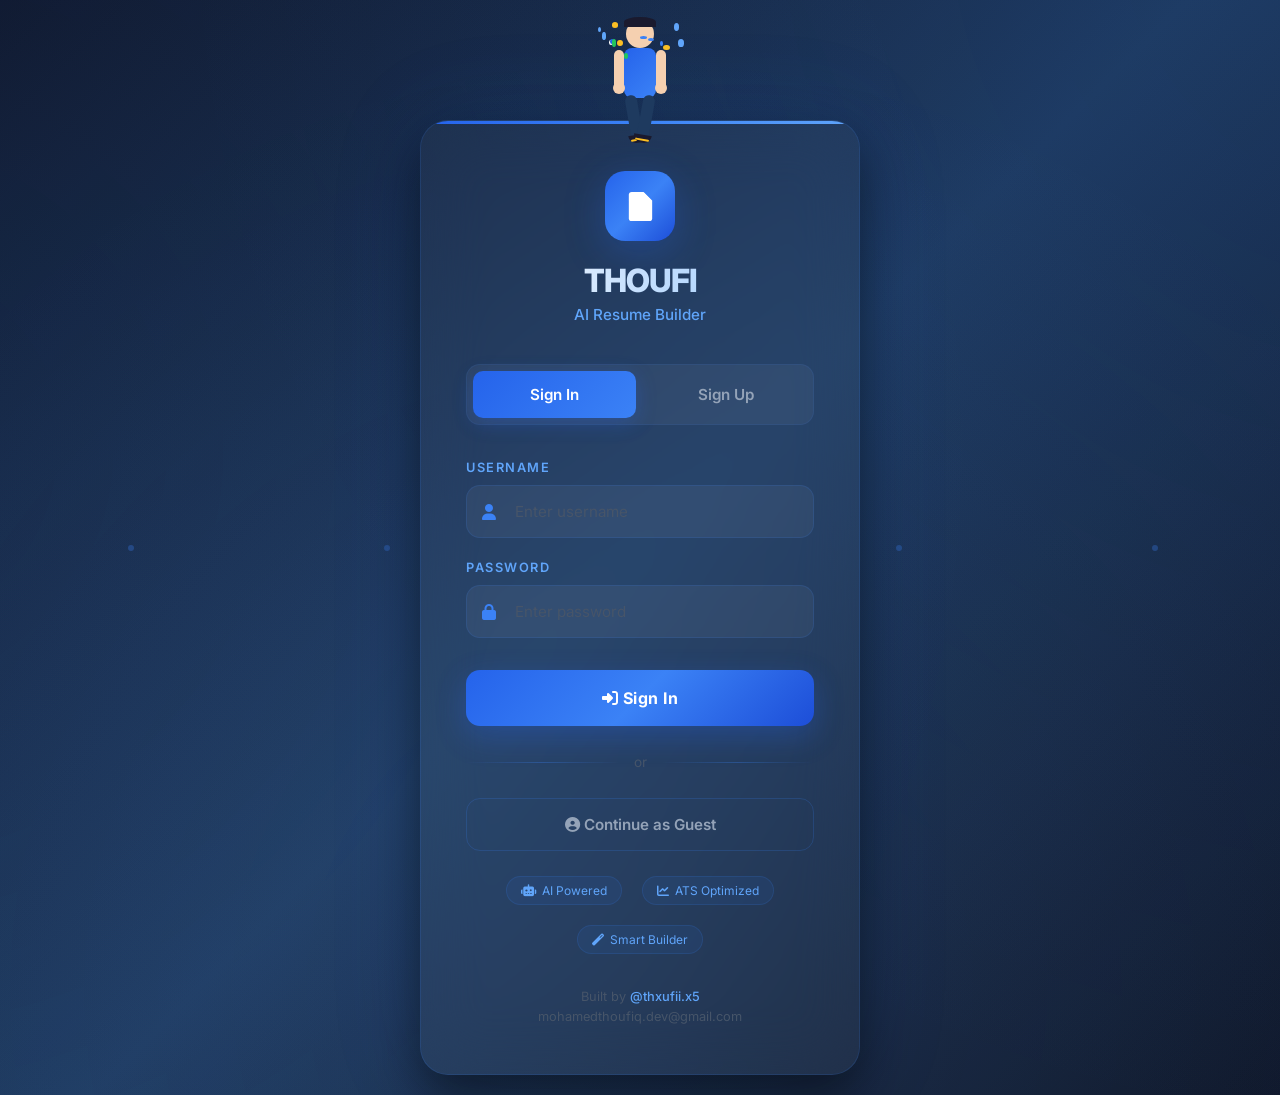
<file: templates/login.html>
<!DOCTYPE html>
<html lang="en">

<head>
    <meta charset="UTF-8">
    <meta name="viewport" content="width=device-width, initial-scale=1.0">
    <title>Login - Thoufi Resume Builder</title>
    <link href="https://fonts.googleapis.com/css2?family=Inter:wght@300;400;500;600;700;800&display=swap"
        rel="stylesheet">
    <link rel="stylesheet" href="https://cdnjs.cloudflare.com/ajax/libs/font-awesome/6.4.0/css/all.min.css">
    <style>
        * {
            margin: 0;
            padding: 0;
            box-sizing: border-box;
        }

        body {
            font-family: 'Inter', sans-serif;
            background: linear-gradient(135deg, #0f172a 0%, #1e3a5f 50%, #0f172a 100%);
            min-height: 100vh;
            display: flex;
            align-items: center;
            justify-content: center;
            overflow: hidden;
        }

        .bg-animation {
            position: fixed;
            top: 0;
            left: 0;
            width: 100%;
            height: 100%;
            z-index: 0;
        }

        .bg-animation::before {
            content: '';
            position: absolute;
            top: -50%;
            left: -50%;
            width: 200%;
            height: 200%;
            background:
                radial-gradient(circle at 20% 50%, rgba(59, 130, 246, 0.08) 0%, transparent 50%),
                radial-gradient(circle at 80% 20%, rgba(37, 99, 235, 0.06) 0%, transparent 50%),
                radial-gradient(circle at 50% 80%, rgba(147, 197, 253, 0.05) 0%, transparent 50%);
            animation: bgRotate 25s linear infinite;
        }

        @keyframes bgRotate {
            0% {
                transform: rotate(0deg);
            }

            100% {
                transform: rotate(360deg);
            }
        }

        .particle {
            position: absolute;
            width: 6px;
            height: 6px;
            background: rgba(59, 130, 246, 0.3);
            border-radius: 50%;
            animation: float 10s ease-in-out infinite;
        }

        @keyframes float {

            0%,
            100% {
                transform: translateY(0) translateX(0);
                opacity: 0;
            }

            10% {
                opacity: 1;
            }

            90% {
                opacity: 1;
            }

            100% {
                transform: translateY(-100vh) translateX(100px);
                opacity: 0;
            }
        }

        .man-on-top {
            position: absolute;
            top: 20px;
            left: 50%;
            transform: translateX(-50%);
            z-index: 5;
            animation: manBounce 2s ease-in-out infinite;
        }

        @keyframes manBounce {

            0%,
            100% {
                transform: translateX(-50%) translateY(0);
            }

            50% {
                transform: translateX(-50%) translateY(-15px);
            }
        }

        .celebration-man {
            width: 80px;
            height: 160px;
            position: relative;
        }

        .c-head {
            width: 28px;
            height: 28px;
            background: #f5d0b0;
            border-radius: 50%;
            position: absolute;
            top: 0;
            left: 26px;
        }

        .c-hair {
            width: 32px;
            height: 10px;
            background: #1a1a2e;
            border-radius: 50% 50% 0 0;
            position: absolute;
            top: -3px;
            left: -2px;
        }

        .c-body {
            width: 32px;
            height: 50px;
            background: linear-gradient(135deg, #2563eb, #3b82f6);
            border-radius: 8px;
            position: absolute;
            top: 28px;
            left: 24px;
        }

        .c-arm-left,
        .c-arm-right {
            width: 10px;
            height: 40px;
            background: #f5d0b0;
            border-radius: 5px;
            position: absolute;
            top: 30px;
            transform-origin: top center;
        }

        .c-arm-left {
            left: 14px;
            animation: celebrateLeft 1.5s ease-in-out infinite;
        }

        .c-arm-right {
            right: 14px;
            animation: celebrateRight 1.5s ease-in-out infinite;
        }

        @keyframes celebrateLeft {

            0%,
            100% {
                transform: rotate(-150deg);
            }

            50% {
                transform: rotate(-140deg);
            }
        }

        @keyframes celebrateRight {

            0%,
            100% {
                transform: rotate(150deg);
            }

            50% {
                transform: rotate(140deg);
            }
        }

        .c-hand {
            width: 12px;
            height: 12px;
            background: #f5d0b0;
            border-radius: 50%;
            position: absolute;
            bottom: -4px;
            left: -1px;
        }

        .c-leg-left,
        .c-leg-right {
            width: 12px;
            height: 45px;
            background: #1e3a5f;
            border-radius: 6px;
            position: absolute;
            top: 75px;
        }

        .c-leg-left {
            left: 28px;
            transform: rotate(-10deg);
        }

        .c-leg-right {
            right: 28px;
            transform: rotate(10deg);
        }

        .c-shoe {
            width: 18px;
            height: 8px;
            background: #1a1a2e;
            border-radius: 0 0 9px 9px;
            position: absolute;
            bottom: -3px;
            left: -3px;
        }

        .c-shoe::after {
            content: '';
            width: 14px;
            height: 2px;
            background: #fbbf24;
            position: absolute;
            bottom: 2px;
            left: 2px;
            border-radius: 1px;
        }

        .confetti-around {
            position: absolute;
            top: 0;
            left: 0;
            width: 100%;
            height: 100%;
            pointer-events: none;
        }

        .mini-confetti {
            position: absolute;
            width: 6px;
            height: 6px;
            border-radius: 50%;
            animation: miniConfettiFall 2s ease-out infinite;
        }

        @keyframes miniConfettiFall {
            0% {
                opacity: 1;
                transform: translateY(0) rotate(0deg);
            }

            100% {
                opacity: 0;
                transform: translateY(80px) rotate(360deg);
            }
        }

        .login-wrapper {
            position: relative;
            z-index: 1;
            width: 100%;
            max-width: 480px;
            padding: 20px;
            margin-top: 100px;
        }

        .login-card {
            background: rgba(255, 255, 255, 0.03);
            backdrop-filter: blur(30px);
            border: 1px solid rgba(59, 130, 246, 0.15);
            border-radius: 28px;
            padding: 50px 45px;
            box-shadow: 0 25px 50px rgba(0, 0, 0, 0.5), 0 0 100px rgba(37, 99, 235, 0.1);
            animation: cardSlideUp 0.8s ease-out;
            position: relative;
            overflow: hidden;
        }

        .login-card::before {
            content: '';
            position: absolute;
            top: 0;
            left: 0;
            width: 100%;
            height: 3px;
            background: linear-gradient(90deg, #2563eb, #3b82f6, #60a5fa, #3b82f6, #2563eb);
            background-size: 200% 100%;
            animation: gradientShift 3s linear infinite;
        }

        @keyframes gradientShift {
            0% {
                background-position: 0% 50%;
            }

            100% {
                background-position: 200% 50%;
            }
        }

        @keyframes cardSlideUp {
            from {
                opacity: 0;
                transform: translateY(40px);
            }

            to {
                opacity: 1;
                transform: translateY(0);
            }
        }

        .logo-section {
            text-align: center;
            margin-bottom: 40px;
        }

        .logo-icon {
            width: 70px;
            height: 70px;
            background: linear-gradient(135deg, #2563eb 0%, #3b82f6 50%, #1d4ed8 100%);
            border-radius: 20px;
            display: inline-flex;
            align-items: center;
            justify-content: center;
            margin-bottom: 20px;
            animation: logoPulse 2s ease-in-out infinite;
            box-shadow: 0 10px 40px rgba(37, 99, 235, 0.3);
        }

        @keyframes logoPulse {

            0%,
            100% {
                box-shadow: 0 10px 40px rgba(37, 99, 235, 0.3);
                transform: scale(1);
            }

            50% {
                box-shadow: 0 15px 50px rgba(37, 99, 235, 0.5);
                transform: scale(1.02);
            }
        }

        .logo-icon svg {
            width: 35px;
            height: 35px;
            fill: #fff;
        }

        .logo-title {
            font-size: 2rem;
            font-weight: 800;
            color: #fff;
            letter-spacing: -1px;
            background: linear-gradient(135deg, #fff 0%, #93c5fd 100%);
            -webkit-background-clip: text;
            -webkit-text-fill-color: transparent;
            background-clip: text;
        }

        .logo-subtitle {
            font-size: 0.95rem;
            color: #60a5fa;
            margin-top: 5px;
            font-weight: 500;
        }

        .tab-container {
            display: flex;
            gap: 8px;
            margin-bottom: 35px;
            background: rgba(255, 255, 255, 0.05);
            border-radius: 14px;
            padding: 6px;
            border: 1px solid rgba(59, 130, 246, 0.1);
        }

        .tab-btn {
            flex: 1;
            padding: 14px;
            border: none;
            background: transparent;
            color: #94a3b8;
            font-size: 0.95rem;
            font-weight: 600;
            cursor: pointer;
            border-radius: 10px;
            transition: all 0.3s ease;
            font-family: 'Inter', sans-serif;
        }

        .tab-btn.active {
            background: linear-gradient(135deg, #2563eb 0%, #3b82f6 100%);
            color: #fff;
            box-shadow: 0 5px 20px rgba(37, 99, 235, 0.3);
        }

        .tab-btn:hover:not(.active) {
            color: #e2e8f0;
        }

        .form-group {
            margin-bottom: 22px;
            position: relative;
        }

        .form-label {
            display: block;
            font-size: 0.8rem;
            font-weight: 600;
            color: #60a5fa;
            margin-bottom: 10px;
            text-transform: uppercase;
            letter-spacing: 1.5px;
        }

        .input-wrapper {
            position: relative;
        }

        .input-icon {
            position: absolute;
            left: 16px;
            top: 50%;
            transform: translateY(-50%);
            color: #3b82f6;
            font-size: 1rem;
            z-index: 2;
        }

        .form-input {
            width: 100%;
            padding: 16px 18px 16px 48px;
            background: rgba(255, 255, 255, 0.05);
            border: 1px solid rgba(59, 130, 246, 0.15);
            border-radius: 14px;
            color: #fff;
            font-size: 0.95rem;
            font-family: 'Inter', sans-serif;
            transition: all 0.3s ease;
            outline: none;
        }

        .form-input:focus {
            border-color: #3b82f6;
            background: rgba(255, 255, 255, 0.08);
            box-shadow: 0 0 25px rgba(59, 130, 246, 0.15);
        }

        .form-input::placeholder {
            color: #475569;
        }

        .submit-btn {
            width: 100%;
            padding: 18px;
            background: linear-gradient(135deg, #2563eb 0%, #3b82f6 50%, #1d4ed8 100%);
            color: #fff;
            border: none;
            border-radius: 14px;
            font-size: 1rem;
            font-weight: 700;
            cursor: pointer;
            transition: all 0.3s ease;
            font-family: 'Inter', sans-serif;
            margin-top: 10px;
            letter-spacing: 0.5px;
            box-shadow: 0 10px 30px rgba(37, 99, 235, 0.3);
            position: relative;
            overflow: hidden;
        }

        .submit-btn::before {
            content: '';
            position: absolute;
            top: 0;
            left: -100%;
            width: 100%;
            height: 100%;
            background: linear-gradient(90deg, transparent, rgba(255, 255, 255, 0.2), transparent);
            transition: left 0.5s;
        }

        .submit-btn:hover::before {
            left: 100%;
        }

        .submit-btn:hover {
            transform: translateY(-2px);
            box-shadow: 0 15px 40px rgba(37, 99, 235, 0.4);
        }

        .submit-btn:active {
            transform: translateY(0);
        }

        .message {
            margin-top: 18px;
            padding: 14px;
            border-radius: 12px;
            font-size: 0.9rem;
            text-align: center;
            display: none;
            font-weight: 500;
        }

        .message.success {
            background: rgba(34, 197, 94, 0.1);
            color: #22c55e;
            border: 1px solid rgba(34, 197, 94, 0.2);
            display: block;
        }

        .message.error {
            background: rgba(239, 68, 68, 0.1);
            color: #ef4444;
            border: 1px solid rgba(239, 68, 68, 0.2);
            display: block;
        }

        .divider {
            display: flex;
            align-items: center;
            margin: 28px 0;
            color: #475569;
            font-size: 0.85rem;
        }

        .divider::before,
        .divider::after {
            content: '';
            flex: 1;
            height: 1px;
            background: linear-gradient(90deg, transparent, rgba(59, 130, 246, 0.3), transparent);
        }

        .divider span {
            padding: 0 15px;
        }

        .guest-btn {
            width: 100%;
            padding: 16px;
            background: transparent;
            color: #94a3b8;
            border: 1px solid rgba(59, 130, 246, 0.2);
            border-radius: 14px;
            font-size: 0.95rem;
            font-weight: 600;
            cursor: pointer;
            transition: all 0.3s ease;
            font-family: 'Inter', sans-serif;
        }

        .guest-btn:hover {
            border-color: rgba(59, 130, 246, 0.5);
            color: #e2e8f0;
            background: rgba(59, 130, 246, 0.05);
        }

        .login-footer {
            text-align: center;
            margin-top: 35px;
            color: #475569;
            font-size: 0.8rem;
        }

        .login-footer a {
            color: #60a5fa;
            text-decoration: none;
            transition: color 0.3s;
            font-weight: 500;
        }

        .login-footer a:hover {
            color: #93c5fd;
        }

        .spinner {
            display: none;
            width: 22px;
            height: 22px;
            border: 2px solid rgba(255, 255, 255, 0.3);
            border-top-color: #fff;
            border-radius: 50%;
            animation: spin 0.8s linear infinite;
            margin: 0 auto;
        }

        @keyframes spin {
            to {
                transform: rotate(360deg);
            }
        }

        .submit-btn.loading .btn-text {
            display: none;
        }

        .submit-btn.loading .spinner {
            display: block;
        }

        .features {
            display: flex;
            justify-content: center;
            gap: 20px;
            margin-top: 25px;
            flex-wrap: wrap;
        }

        .feature-badge {
            display: flex;
            align-items: center;
            gap: 6px;
            font-size: 0.75rem;
            color: #60a5fa;
            background: rgba(59, 130, 246, 0.08);
            padding: 6px 14px;
            border-radius: 20px;
            border: 1px solid rgba(59, 130, 246, 0.15);
        }

        @media (max-width: 480px) {
            .login-card {
                padding: 35px 25px;
            }

            .logo-title {
                font-size: 1.6rem;
            }

            .features {
                gap: 10px;
            }

            .feature-badge {
                font-size: 0.7rem;
                padding: 5px 10px;
            }

            .login-wrapper {
                margin-top: 80px;
            }

            .celebration-man {
                transform: scale(0.8);
            }
        }
    </style>
</head>

<body>
    <div class="bg-animation"></div>
    <div class="particle" style="left: 10%; animation-delay: 0s;"></div>
    <div class="particle" style="left: 30%; animation-delay: 2s;"></div>
    <div class="particle" style="left: 50%; animation-delay: 4s;"></div>
    <div class="particle" style="left: 70%; animation-delay: 6s;"></div>
    <div class="particle" style="left: 90%; animation-delay: 8s;"></div>

    <div class="man-on-top">
        <div class="celebration-man">
            <div class="c-head">
                <div class="c-hair"></div>
            </div>
            <div class="c-body"></div>
            <div class="c-arm-left">
                <div class="c-hand"></div>
            </div>
            <div class="c-arm-right">
                <div class="c-hand"></div>
            </div>
            <div class="c-leg-left">
                <div class="c-shoe"></div>
            </div>
            <div class="c-leg-right">
                <div class="c-shoe"></div>
            </div>
        </div>
        <div class="confetti-around" id="confettiAround"></div>
    </div>

    <div class="login-wrapper">
        <div class="login-card">
            <div class="logo-section">
                <div class="logo-icon">
                    <svg viewBox="0 0 24 24" xmlns="http://www.w3.org/2000/svg">
                        <path d="M14 2H6a2 2 0 0 0-2 2v16a2 2 0 0 0 2 2h12a2 2 0 0 0 2-2V8z"></path>
                        <polyline points="14 2 14 8 20 8"></polyline>
                        <line x1="16" y1="13" x2="8" y2="13"></line>
                        <line x1="16" y1="17" x2="8" y2="17"></line>
                        <polyline points="10 9 9 9 8 9"></polyline>
                    </svg>
                </div>
                <h1 class="logo-title">THOUFI</h1>
                <p class="logo-subtitle">AI Resume Builder</p>
            </div>

            <div class="tab-container">
                <button class="tab-btn active" onclick="switchTab('login')">Sign In</button>
                <button class="tab-btn" onclick="switchTab('register')">Sign Up</button>
            </div>

            <form id="loginForm" onsubmit="handleLogin(event)">
                <div class="form-group">
                    <label class="form-label">Username</label>
                    <div class="input-wrapper">
                        <i class="fas fa-user input-icon"></i>
                        <input type="text" class="form-input" id="loginUsername" placeholder="Enter username" required>
                    </div>
                </div>
                <div class="form-group">
                    <label class="form-label">Password</label>
                    <div class="input-wrapper">
                        <i class="fas fa-lock input-icon"></i>
                        <input type="password" class="form-input" id="loginPassword" placeholder="Enter password"
                            required>
                    </div>
                </div>
                <button type="submit" class="submit-btn" id="loginSubmit">
                    <span class="btn-text"><i class="fas fa-sign-in-alt"></i> Sign In</span>
                    <div class="spinner"></div>
                </button>
            </form>

            <form id="registerForm" style="display: none;" onsubmit="handleRegister(event)">
                <div class="form-group">
                    <label class="form-label">Username</label>
                    <div class="input-wrapper">
                        <i class="fas fa-user input-icon"></i>
                        <input type="text" class="form-input" id="regUsername" placeholder="Choose username" required>
                    </div>
                </div>
                <div class="form-group">
                    <label class="form-label">Email</label>
                    <div class="input-wrapper">
                        <i class="fas fa-envelope input-icon"></i>
                        <input type="email" class="form-input" id="regEmail" placeholder="your@email.com" required>
                    </div>
                </div>
                <div class="form-group">
                    <label class="form-label">Password</label>
                    <div class="input-wrapper">
                        <i class="fas fa-lock input-icon"></i>
                        <input type="password" class="form-input" id="regPassword" placeholder="Create password"
                            required>
                    </div>
                </div>
                <button type="submit" class="submit-btn" id="regSubmit">
                    <span class="btn-text"><i class="fas fa-user-plus"></i> Create Account</span>
                    <div class="spinner"></div>
                </button>
            </form>

            <div class="message" id="message"></div>

            <div class="divider"><span>or</span></div>

            <button class="guest-btn" onclick="guestLogin()">
                <i class="fas fa-user-circle"></i> Continue as Guest
            </button>

            <div class="features">
                <div class="feature-badge"><i class="fas fa-robot"></i> AI Powered</div>
                <div class="feature-badge"><i class="fas fa-chart-line"></i> ATS Optimized</div>
                <div class="feature-badge"><i class="fas fa-magic"></i> Smart Builder</div>
            </div>

            <div class="login-footer">
                <p>Built by <a href="https://instagram.com/thxufii.x5" target="_blank">@thxufii.x5</a></p>
                <p style="margin-top: 5px;">mohamedthoufiq.dev@gmail.com</p>
            </div>
        </div>
    </div>

    <script>
        function switchTab(tab) {
            const loginForm = document.getElementById('loginForm');
            const registerForm = document.getElementById('registerForm');
            const tabs = document.querySelectorAll('.tab-btn');
            tabs.forEach(t => t.classList.remove('active'));
            if (tab === 'login') {
                loginForm.style.display = 'block';
                registerForm.style.display = 'none';
                tabs[0].classList.add('active');
            } else {
                loginForm.style.display = 'none';
                registerForm.style.display = 'block';
                tabs[1].classList.add('active');
            }
            document.getElementById('message').className = 'message';
        }
        function showMessage(text, type) {
            const msg = document.getElementById('message');
            msg.textContent = text;
            msg.className = 'message ' + type;
        }
        async function handleLogin(e) {
            e.preventDefault();
            const btn = document.getElementById('loginSubmit');
            btn.classList.add('loading');
            const username = document.getElementById('loginUsername').value;
            const password = document.getElementById('loginPassword').value;
            try {
                const response = await fetch('/login', {
                    method: 'POST',
                    headers: { 'Content-Type': 'application/json' },
                    body: JSON.stringify({ username, password })
                });
                const data = await response.json();
                if (data.success) {
                    showMessage('Login successful! Redirecting...', 'success');
                    setTimeout(() => window.location.href = '/dashboard', 1000);
                } else {
                    showMessage(data.message, 'error');
                }
            } catch (err) {
                showMessage('Connection error. Please try again.', 'error');
            }
            btn.classList.remove('loading');
        }
        async function handleRegister(e) {
            e.preventDefault();
            const btn = document.getElementById('regSubmit');
            btn.classList.add('loading');
            const username = document.getElementById('regUsername').value;
            const email = document.getElementById('regEmail').value;
            const password = document.getElementById('regPassword').value;
            try {
                const response = await fetch('/register', {
                    method: 'POST',
                    headers: { 'Content-Type': 'application/json' },
                    body: JSON.stringify({ username, email, password })
                });
                const data = await response.json();
                if (data.success) {
                    showMessage('Account created! Please sign in.', 'success');
                    setTimeout(() => switchTab('login'), 1500);
                } else {
                    showMessage(data.message, 'error');
                }
            } catch (err) {
                showMessage('Connection error. Please try again.', 'error');
            }
            btn.classList.remove('loading');
        }
        function guestLogin() {
            showMessage('Welcome, Guest! Redirecting...', 'success');
            setTimeout(() => window.location.href = '/dashboard', 1000);
        }

        function createMiniConfetti() {
            const container = document.getElementById('confettiAround');
            const colors = ['#3b82f6', '#2563eb', '#60a5fa', '#fbbf24', '#22c55e', '#fff'];
            for (let i = 0; i < 15; i++) {
                const confetti = document.createElement('div');
                confetti.className = 'mini-confetti';
                confetti.style.left = (Math.random() * 100 - 20) + 'px';
                confetti.style.top = (Math.random() * 40) + 'px';
                confetti.style.animationDelay = (Math.random() * 2) + 's';
                confetti.style.backgroundColor = colors[Math.floor(Math.random() * colors.length)];
                confetti.style.width = (Math.random() * 5 + 3) + 'px';
                confetti.style.height = (Math.random() * 5 + 3) + 'px';
                container.appendChild(confetti);
            }
        }
        createMiniConfetti();
    </script>
</body>

</html>
</file>
